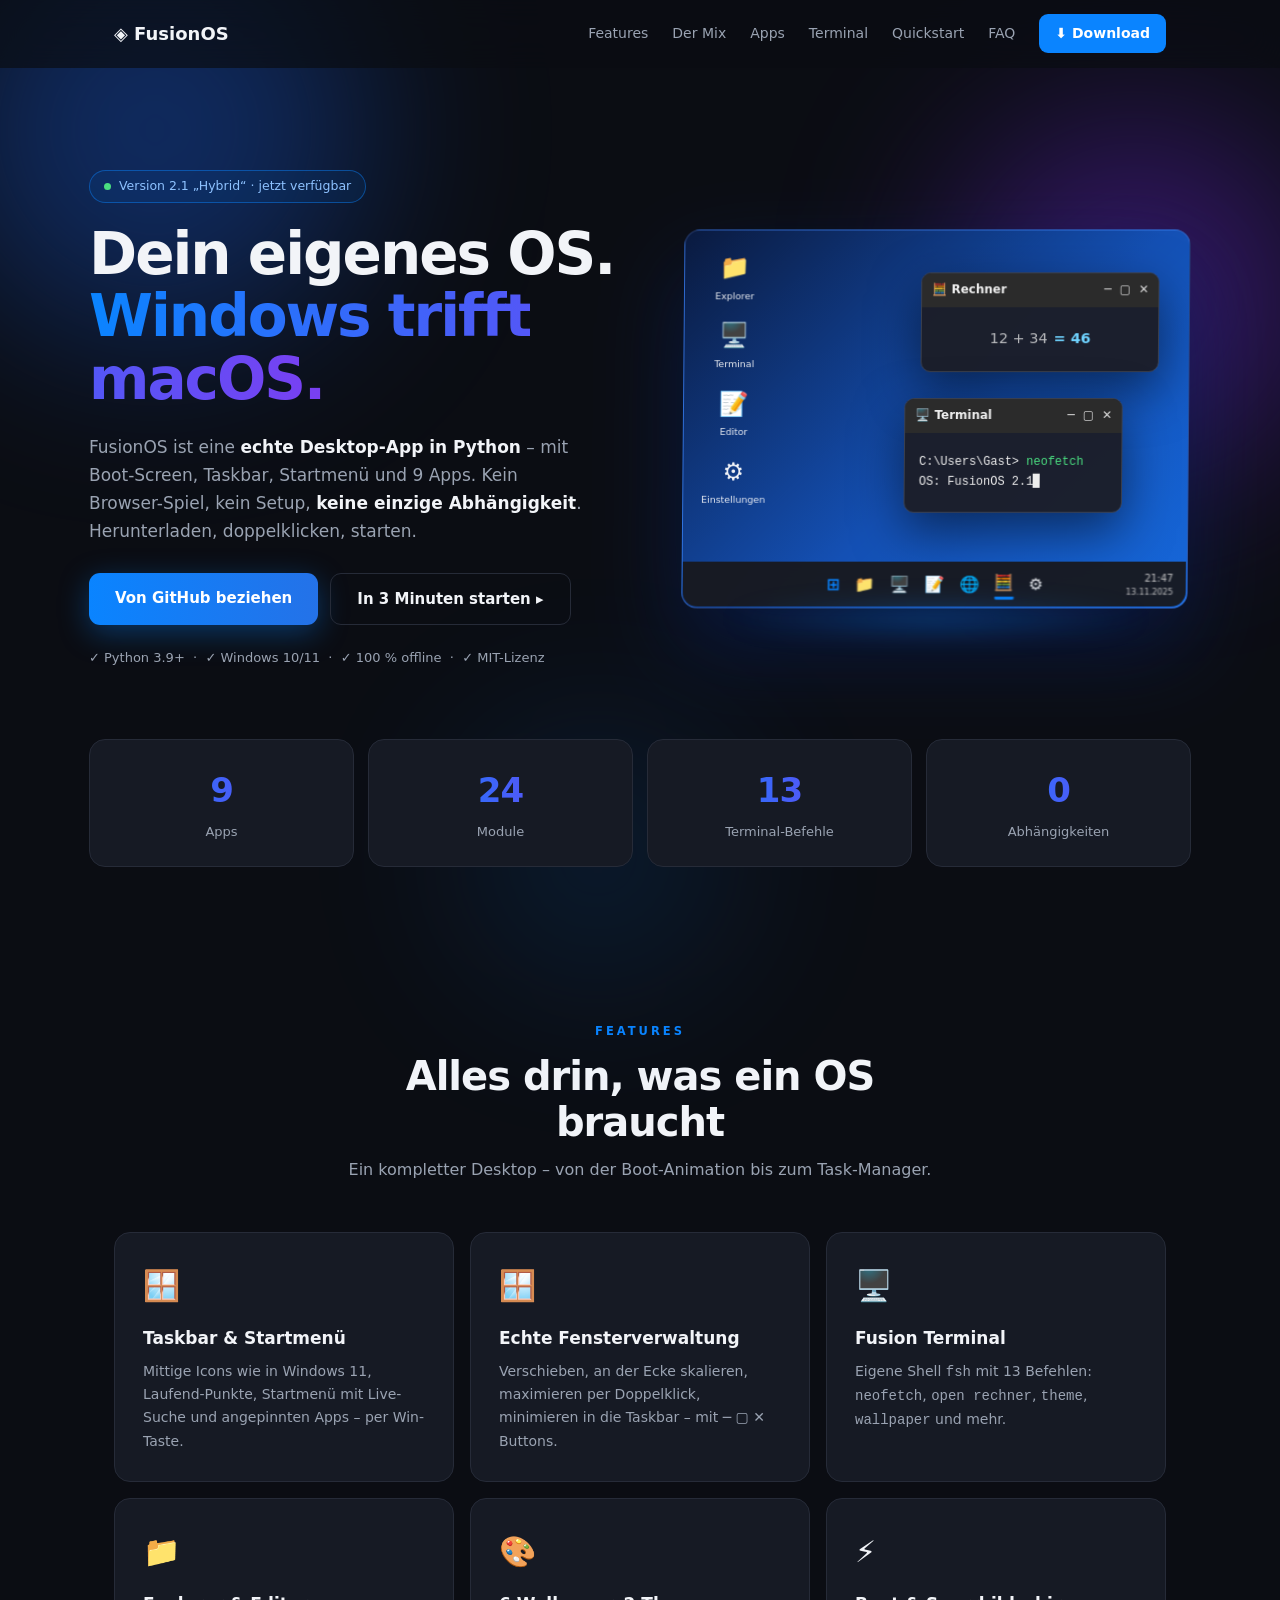
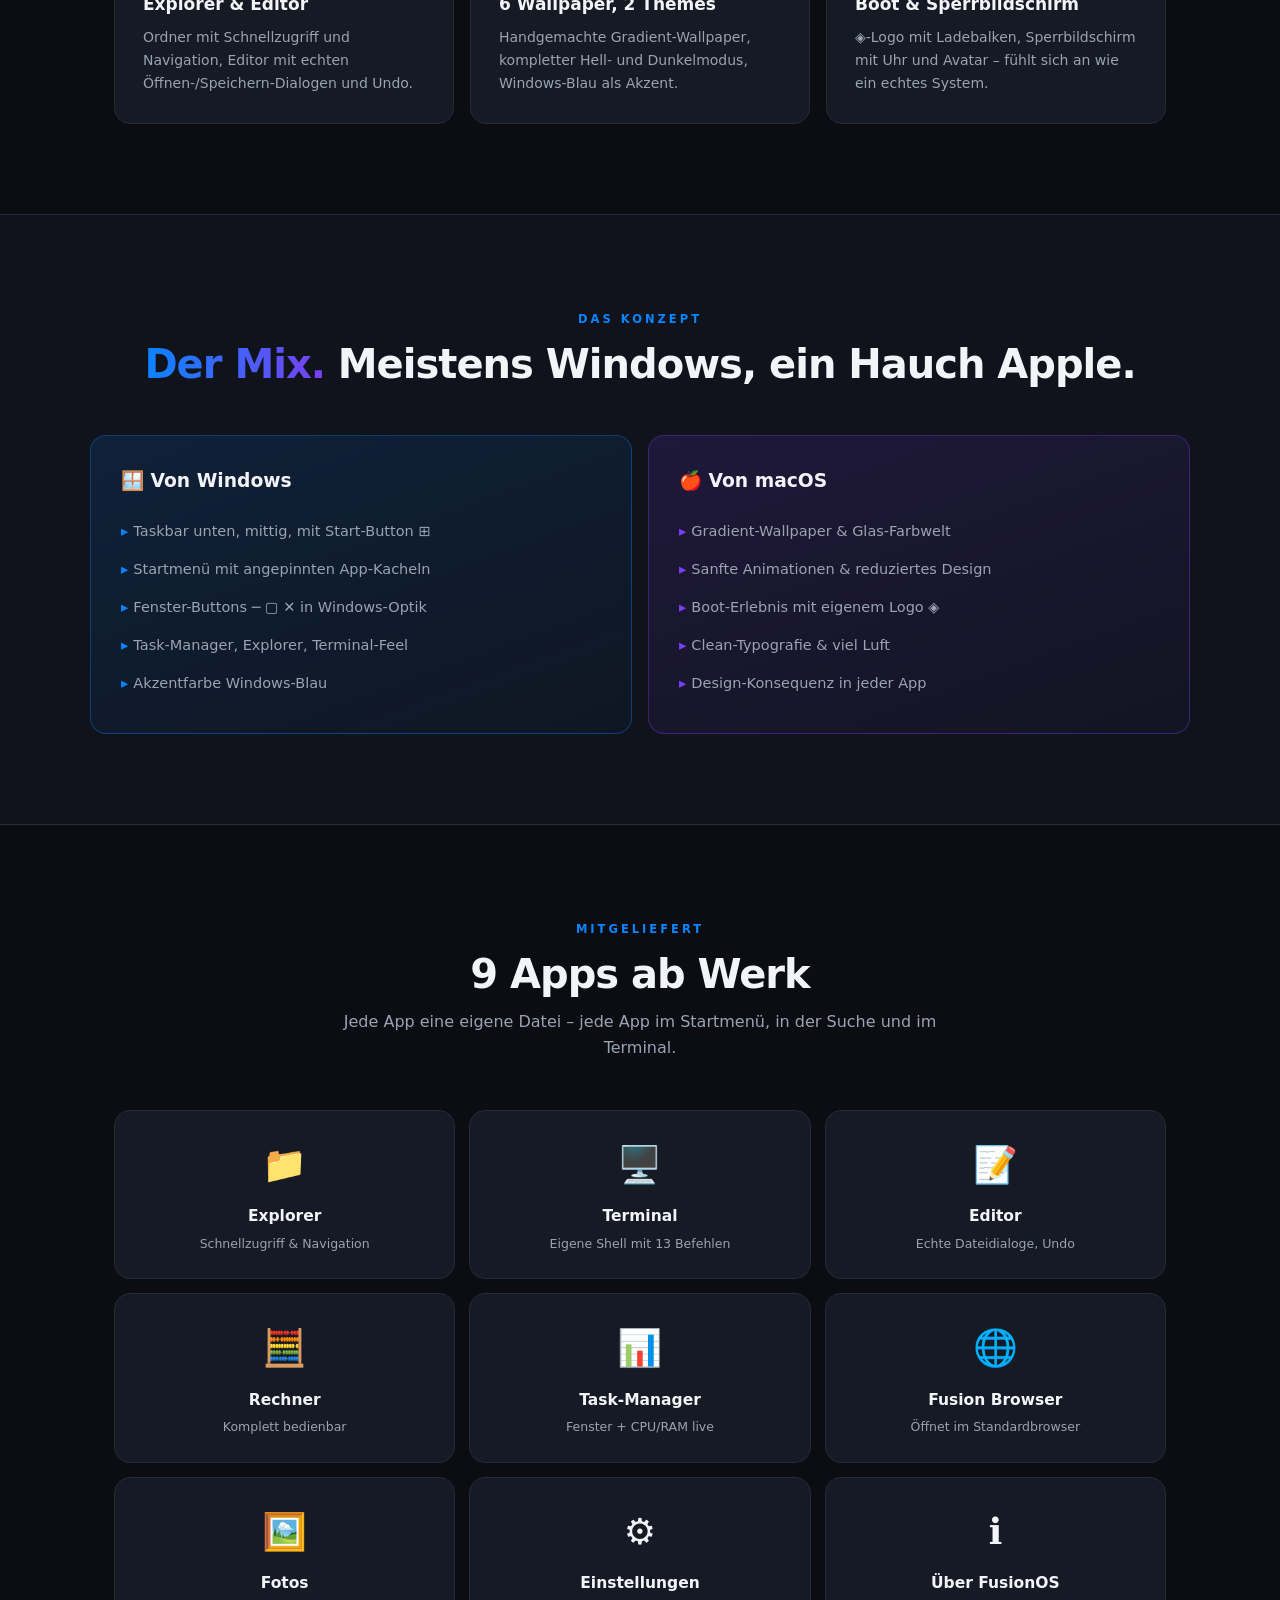
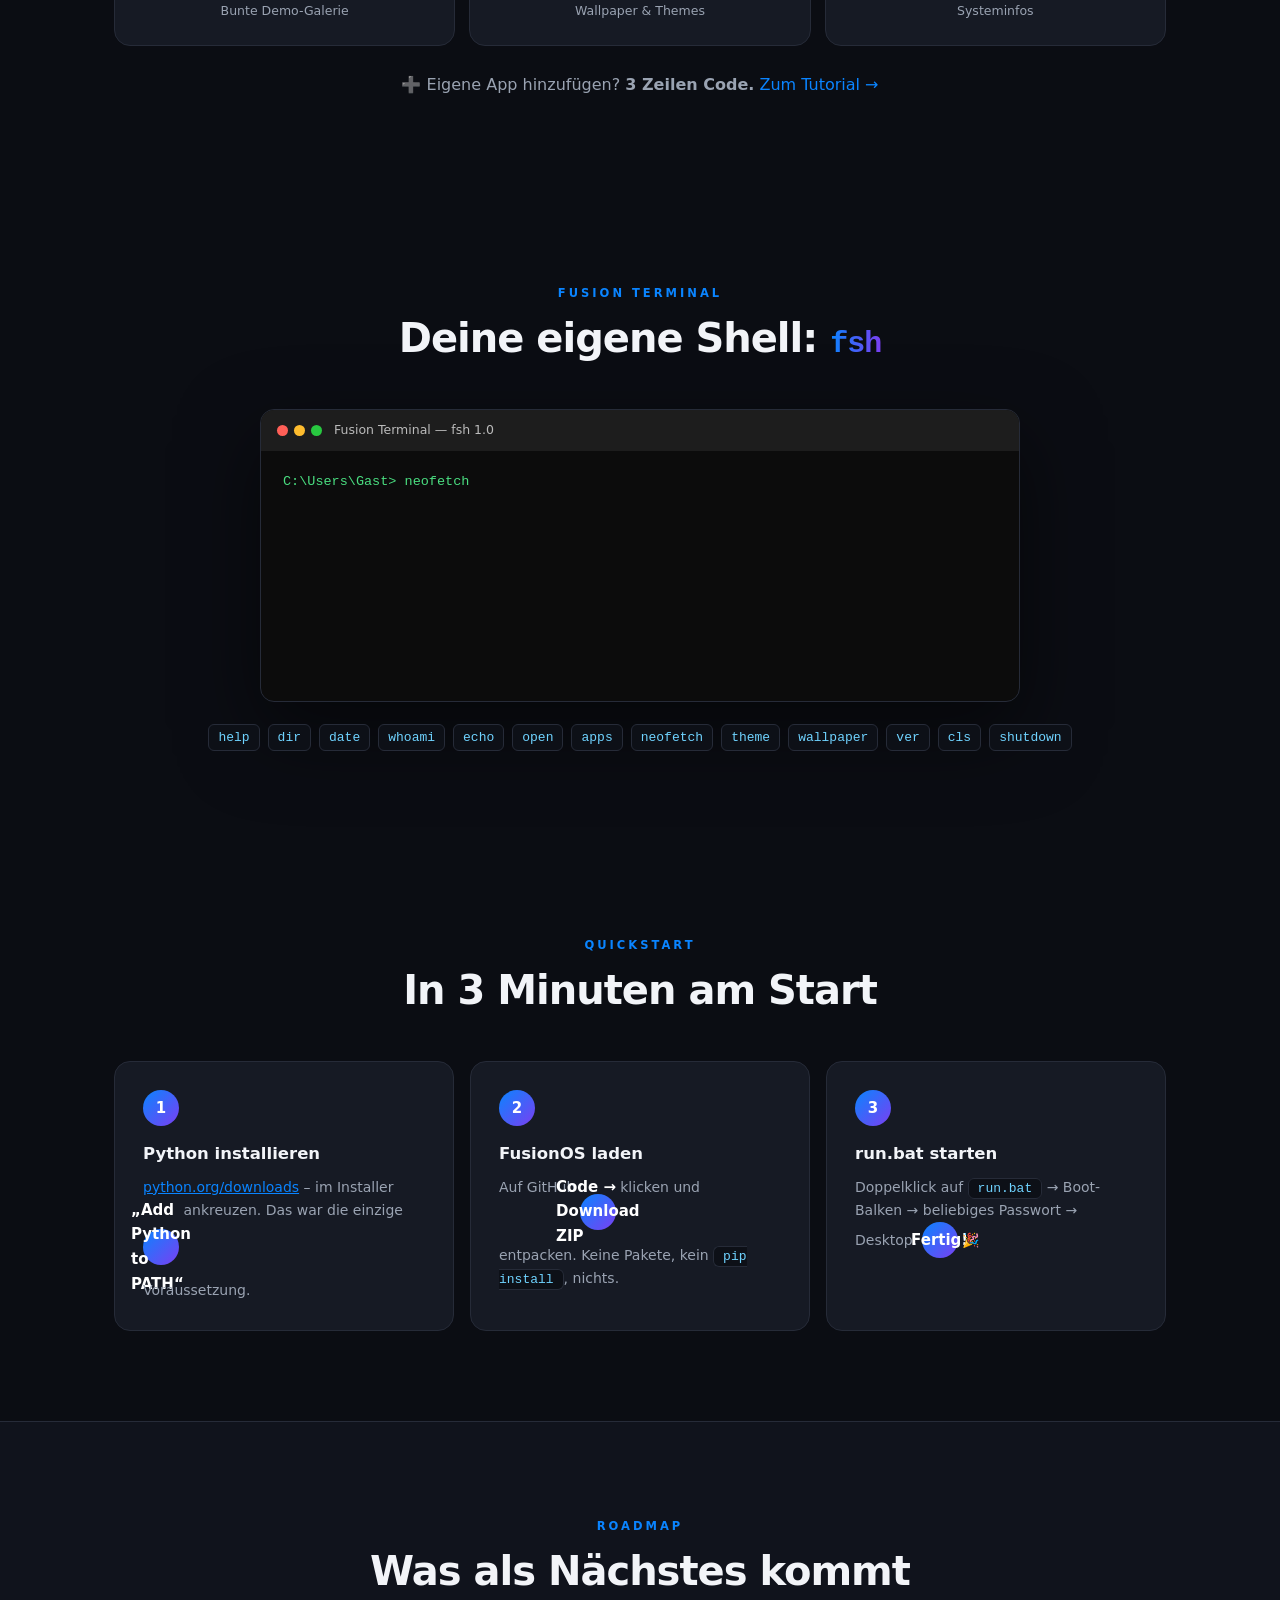
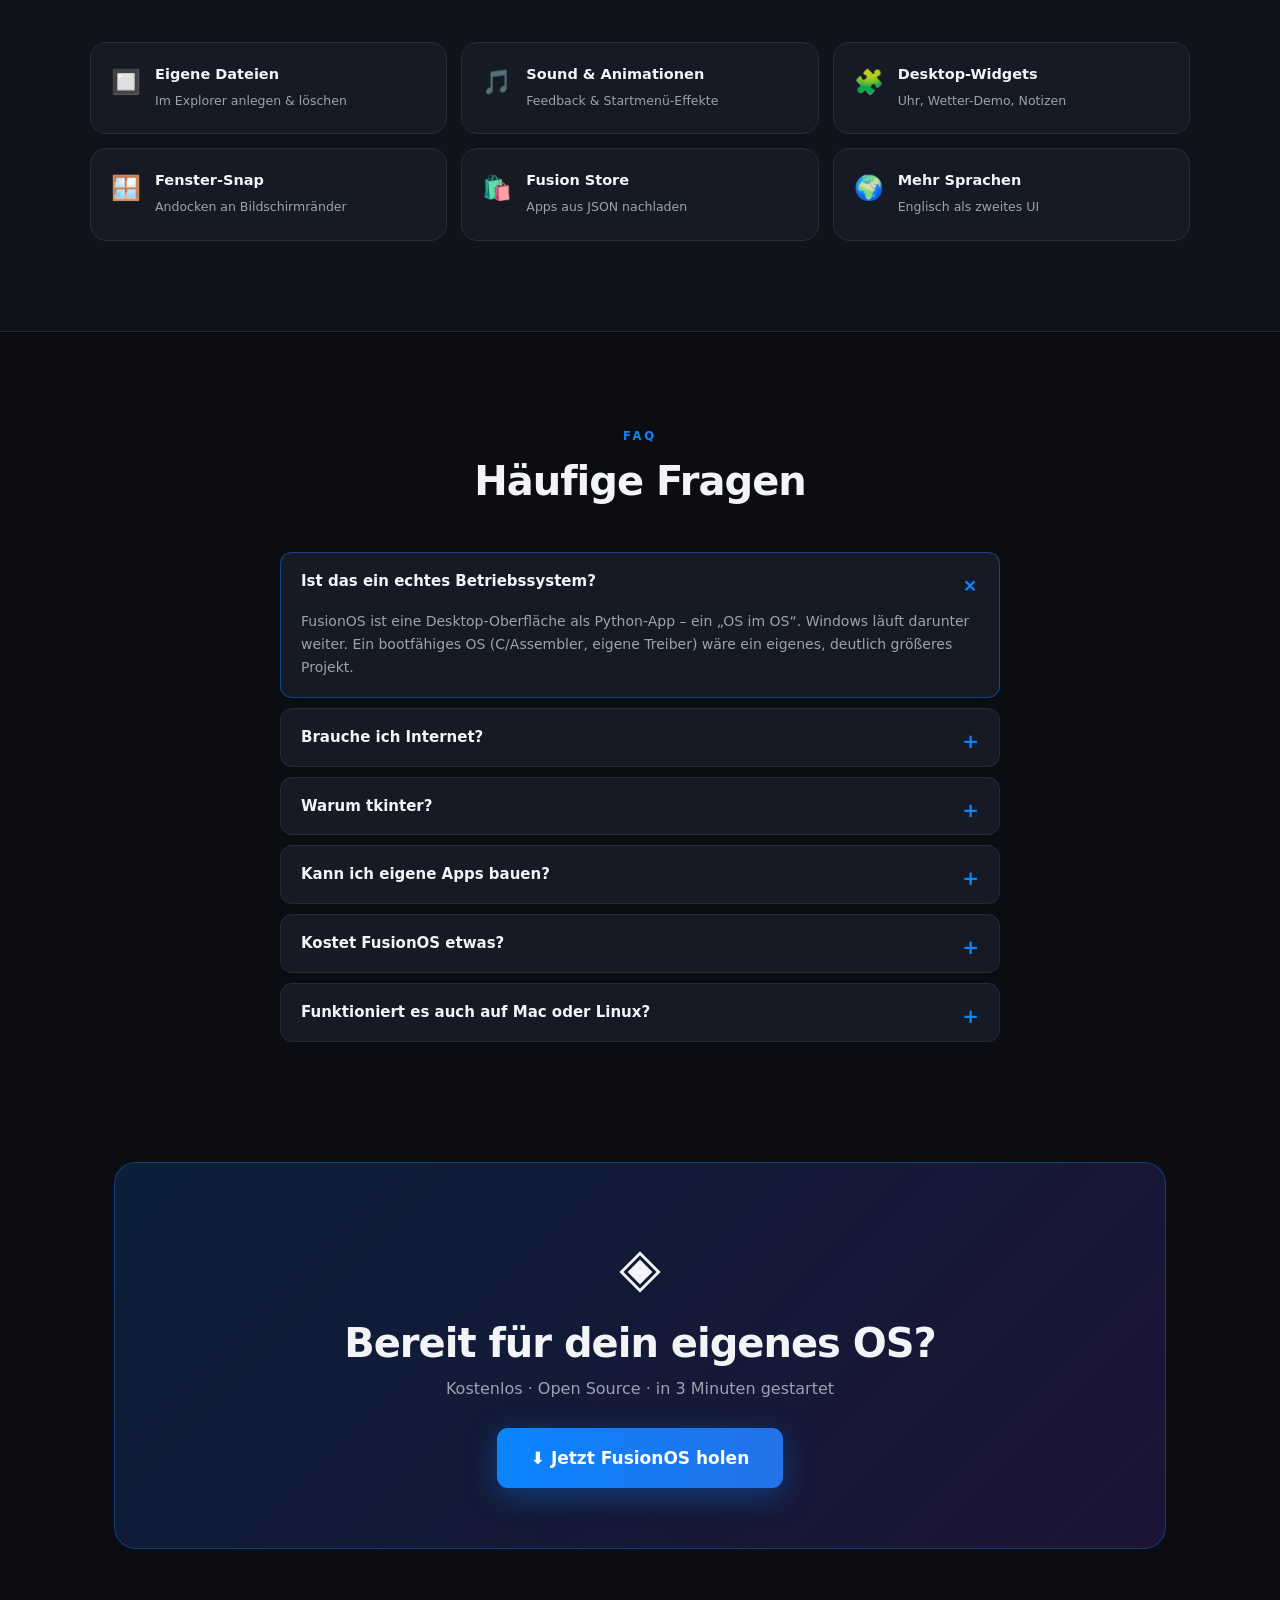
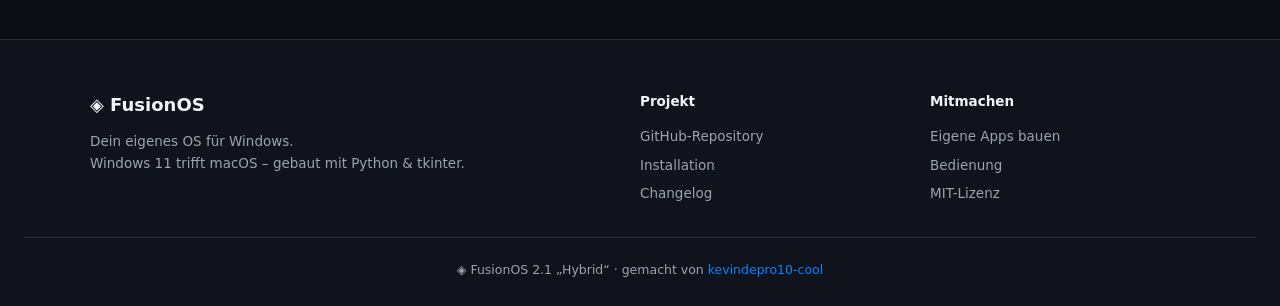
<file: website/index.html>
<!DOCTYPE html>
<html lang="de">
<head>
<meta charset="UTF-8">
<meta name="viewport" content="width=device-width, initial-scale=1.0">
<title>FusionOS – Dein OS. Windows trifft macOS.</title>
<meta name="description" content="FusionOS 2.1 Hybrid – dein eigenes Desktop-OS als Python-App für Windows. Windows 11 trifft macOS. 9 Apps, 0 Abhängigkeiten, Open Source.">
<meta property="og:title" content="FusionOS – Dein OS. Windows trifft macOS.">
<meta property="og:description" content="Echte Desktop-App in Python: Boot-Screen, Taskbar, Startmenü, 9 Apps. Keine Abhängigkeiten.">
<meta property="og:type" content="website">
<link rel="stylesheet" href="style.css">
<link rel="icon" href="data:image/svg+xml,<svg xmlns='http://www.w3.org/2000/svg' viewBox='0 0 100 100'><text y='.9em' font-size='90'>◈</text></svg>">
</head>
<body>

<!-- ================= NAV ================= -->
<nav id="nav">
  <div class="nav-inner">
    <a class="logo" href="#top">◈ FusionOS</a>
    <div class="nav-links" id="nav-links">
      <a href="#features">Features</a>
      <a href="#mix">Der Mix</a>
      <a href="#apps">Apps</a>
      <a href="#terminal">Terminal</a>
      <a href="#start">Quickstart</a>
      <a href="#faq">FAQ</a>
      <a class="nav-cta" href="https://github.com/kevindepro10-cool/FusionOS">⬇ Download</a>
    </div>
    <button class="burger" id="burger" aria-label="Menü"><span></span><span></span><span></span></button>
  </div>
</nav>

<!-- ================= HERO ================= -->
<header class="hero" id="top">
  <div class="orb orb-1"></div>
  <div class="orb orb-2"></div>
  <div class="orb orb-3"></div>
  <div class="hero-grid">
    <div class="hero-text">
      <div class="badge"><span class="badge-dot"></span> Version 2.1 „Hybrid“ · jetzt verfügbar</div>
      <h1>Dein eigenes OS.<br><span class="gradient-text">Windows trifft macOS.</span></h1>
      <p class="sub">FusionOS ist eine <b>echte Desktop-App in Python</b> – mit Boot-Screen,
         Taskbar, Startmenü und 9 Apps. Kein Browser-Spiel, kein Setup,
         <b>keine einzige Abhängigkeit</b>. Herunterladen, doppelklicken, starten.</p>
      <div class="cta-row">
        <a class="cta primary" href="https://github.com/kevindepro10-cool/FusionOS">Von GitHub beziehen</a>
        <a class="cta ghost" href="#start">In 3 Minuten starten ▸</a>
      </div>
      <div class="hero-meta">✓ Python 3.9+ &nbsp;·&nbsp; ✓ Windows 10/11 &nbsp;·&nbsp; ✓ 100 % offline &nbsp;·&nbsp; ✓ MIT-Lizenz</div>
    </div>

    <div class="hero-visual">
      <div class="mock-desktop tilt">
        <div class="mock-icons">
          <span>📁<i>Explorer</i></span><span>🖥️<i>Terminal</i></span><span>📝<i>Editor</i></span><span>⚙️<i>Einstellungen</i></span>
        </div>
        <div class="mock-window mw-1">
          <div class="mock-title"><b>🧮 Rechner</b><span class="mock-btns"><u>─</u><u>▢</u><u class="red">✕</u></span></div>
          <div class="mock-body"><span class="mock-num">12 + 34</span><b class="mock-result">= 46</b></div>
        </div>
        <div class="mock-window mw-2">
          <div class="mock-title"><b>🖥️ Terminal</b><span class="mock-btns"><u>─</u><u>▢</u><u class="red">✕</u></span></div>
          <div class="mock-body mono">C:\Users\Gast&gt; <span class="green">neofetch</span><br>OS: FusionOS 2.1<span class="cursor">▊</span></div>
        </div>
        <div class="mock-taskbar">
          <span class="mock-start">⊞</span>
          <span>📁</span><span>🖥️</span><span>📝</span><span>🌐</span><span class="running">🧮</span><span>⚙️</span>
          <span class="mock-clock">21:47<br><small>13.11.2025</small></span>
        </div>
      </div>
      <div class="mock-shadow"></div>
    </div>
  </div>

  <div class="stats reveal">
    <div class="stat"><b data-count="9">0</b><span>Apps</span></div>
    <div class="stat"><b data-count="24">0</b><span>Module</span></div>
    <div class="stat"><b data-count="13">0</b><span>Terminal-Befehle</span></div>
    <div class="stat"><b>0</b><span>Abhängigkeiten</span></div>
  </div>
</header>

<!-- ================= FEATURES ================= -->
<section id="features">
  <div class="section-head reveal">
    <div class="kicker">FEATURES</div>
    <h2>Alles drin, was ein OS braucht</h2>
    <p>Ein kompletter Desktop – von der Boot-Animation bis zum Task-Manager.</p>
  </div>
  <div class="cards">
    <div class="card reveal"><span>🪟</span><h3>Taskbar & Startmenü</h3><p>Mittige Icons wie in Windows 11, Laufend-Punkte, Startmenü mit Live-Suche und angepinnten Apps – per Win-Taste.</p></div>
    <div class="card reveal"><span>🪟</span><h3>Echte Fensterverwaltung</h3><p>Verschieben, an der Ecke skalieren, maximieren per Doppelklick, minimieren in die Taskbar – mit ─ ▢ ✕ Buttons.</p></div>
    <div class="card reveal"><span>🖥️</span><h3>Fusion Terminal</h3><p>Eigene Shell <code>fsh</code> mit 13 Befehlen: <code>neofetch</code>, <code>open rechner</code>, <code>theme</code>, <code>wallpaper</code> und mehr.</p></div>
    <div class="card reveal"><span>📁</span><h3>Explorer & Editor</h3><p>Ordner mit Schnellzugriff und Navigation, Editor mit echten Öffnen-/Speichern-Dialogen und Undo.</p></div>
    <div class="card reveal"><span>🎨</span><h3>6 Wallpaper, 2 Themes</h3><p>Handgemachte Gradient-Wallpaper, kompletter Hell- und Dunkelmodus, Windows-Blau als Akzent.</p></div>
    <div class="card reveal"><span>⚡</span><h3>Boot & Sperrbildschirm</h3><p>◈-Logo mit Ladebalken, Sperrbildschirm mit Uhr und Avatar – fühlt sich an wie ein echtes System.</p></div>
  </div>
</section>

<!-- ================= MIX ================= -->
<section id="mix" class="mix">
  <div class="section-head reveal">
    <div class="kicker">DAS KONZEPT</div>
    <h2><span class="gradient-text">Der Mix.</span> Meistens Windows, ein Hauch Apple.</h2>
  </div>
  <div class="mix-grid">
    <div class="mix-col win reveal">
      <h3>🪟 Von Windows</h3>
      <ul>
        <li>Taskbar unten, mittig, mit Start-Button ⊞</li>
        <li>Startmenü mit angepinnten App-Kacheln</li>
        <li>Fenster-Buttons ─ ▢ ✕ in Windows-Optik</li>
        <li>Task-Manager, Explorer, Terminal-Feel</li>
        <li>Akzentfarbe Windows-Blau</li>
      </ul>
    </div>
    <div class="mix-col mac reveal">
      <h3>🍎 Von macOS</h3>
      <ul>
        <li>Gradient-Wallpaper & Glas-Farbwelt</li>
        <li>Sanfte Animationen & reduziertes Design</li>
        <li>Boot-Erlebnis mit eigenem Logo ◈</li>
        <li>Clean-Typografie & viel Luft</li>
        <li>Design-Konsequenz in jeder App</li>
      </ul>
    </div>
  </div>
</section>

<!-- ================= APPS ================= -->
<section id="apps">
  <div class="section-head reveal">
    <div class="kicker">MITGELIEFERT</div>
    <h2>9 Apps ab Werk</h2>
    <p>Jede App eine eigene Datei – jede App im Startmenü, in der Suche und im Terminal.</p>
  </div>
  <div class="app-grid">
    <div class="app-tile reveal"><span>📁</span><b>Explorer</b><i>Schnellzugriff & Navigation</i></div>
    <div class="app-tile reveal"><span>🖥️</span><b>Terminal</b><i>Eigene Shell mit 13 Befehlen</i></div>
    <div class="app-tile reveal"><span>📝</span><b>Editor</b><i>Echte Dateidialoge, Undo</i></div>
    <div class="app-tile reveal"><span>🧮</span><b>Rechner</b><i>Komplett bedienbar</i></div>
    <div class="app-tile reveal"><span>📊</span><b>Task-Manager</b><i>Fenster + CPU/RAM live</i></div>
    <div class="app-tile reveal"><span>🌐</span><b>Fusion Browser</b><i>Öffnet im Standardbrowser</i></div>
    <div class="app-tile reveal"><span>🖼️</span><b>Fotos</b><i>Bunte Demo-Galerie</i></div>
    <div class="app-tile reveal"><span>⚙️</span><b>Einstellungen</b><i>Wallpaper & Themes</i></div>
    <div class="app-tile reveal"><span>ℹ️</span><b>Über FusionOS</b><i>Systeminfos</i></div>
  </div>
  <p class="app-note reveal">➕ Eigene App hinzufügen? <b>3 Zeilen Code.</b> <a href="https://github.com/kevindepro10-cool/FusionOS/blob/main/docs/APPS_ENTWICKELN.md">Zum Tutorial →</a></p>
</section>

<!-- ================= TERMINAL ================= -->
<section id="terminal" class="terminal-section">
  <div class="section-head reveal">
    <div class="kicker">FUSION TERMINAL</div>
    <h2>Deine eigene Shell: <code class="big-code">fsh</code></h2>
  </div>
  <div class="terminal-demo reveal">
    <div class="td-title"><span class="td-dots"><i></i><i></i><i></i></span> Fusion Terminal — fsh 1.0</div>
    <pre id="term-out"></pre>
  </div>
  <div class="term-commands reveal">
    <code>help</code><code>dir</code><code>date</code><code>whoami</code><code>echo</code><code>open</code><code>apps</code><code>neofetch</code><code>theme</code><code>wallpaper</code><code>ver</code><code>cls</code><code>shutdown</code>
  </div>
</section>

<!-- ================= QUICKSTART ================= -->
<section id="start">
  <div class="section-head reveal">
    <div class="kicker">QUICKSTART</div>
    <h2>In 3 Minuten am Start</h2>
  </div>
  <div class="steps">
    <div class="step reveal"><b>1</b><h3>Python installieren</h3><p><a href="https://www.python.org/downloads/">python.org/downloads</a> – im Installer <b>„Add Python to PATH“</b> ankreuzen. Das war die einzige Voraussetzung.</p></div>
    <div class="step reveal"><b>2</b><h3>FusionOS laden</h3><p>Auf GitHub <b>Code → Download ZIP</b> klicken und entpacken. Keine Pakete, kein <code>pip install</code>, nichts.</p></div>
    <div class="step reveal"><b>3</b><h3>run.bat starten</h3><p>Doppelklick auf <code>run.bat</code> → Boot-Balken → beliebiges Passwort → Desktop. <b>Fertig!</b> 🎉</p></div>
  </div>
</section>

<!-- ================= ROADMAP ================= -->
<section id="roadmap" class="mix">
  <div class="section-head reveal">
    <div class="kicker">ROADMAP</div>
    <h2>Was als Nächstes kommt</h2>
  </div>
  <div class="roadmap-grid">
    <div class="road-item reveal"><span>🔲</span><div><b>Eigene Dateien</b><i>Im Explorer anlegen & löschen</i></div></div>
    <div class="road-item reveal"><span>🎵</span><div><b>Sound & Animationen</b><i>Feedback & Startmenü-Effekte</i></div></div>
    <div class="road-item reveal"><span>🧩</span><div><b>Desktop-Widgets</b><i>Uhr, Wetter-Demo, Notizen</i></div></div>
    <div class="road-item reveal"><span>🪟</span><div><b>Fenster-Snap</b><i>Andocken an Bildschirmränder</i></div></div>
    <div class="road-item reveal"><span>🛍️</span><div><b>Fusion Store</b><i>Apps aus JSON nachladen</i></div></div>
    <div class="road-item reveal"><span>🌍</span><div><b>Mehr Sprachen</b><i>Englisch als zweites UI</i></div></div>
  </div>
</section>

<!-- ================= FAQ ================= -->
<section id="faq">
  <div class="section-head reveal">
    <div class="kicker">FAQ</div>
    <h2>Häufige Fragen</h2>
  </div>
  <div class="faq-list reveal">
    <details open>
      <summary>Ist das ein echtes Betriebssystem?</summary>
      <p>FusionOS ist eine Desktop-Oberfläche als Python-App – ein „OS im OS“. Windows läuft darunter weiter. Ein bootfähiges OS (C/Assembler, eigene Treiber) wäre ein eigenes, deutlich größeres Projekt.</p>
    </details>
    <details>
      <summary>Brauche ich Internet?</summary>
      <p>Nein. FusionOS läuft zu 100 % offline. Nur der Fusion Browser öffnet natürlich echte Webseiten – in deinem Standardbrowser.</p>
    </details>
    <details>
      <summary>Warum tkinter?</summary>
      <p>Weil es in Python eingebaut ist. Dadurch startet FusionOS <b>ohne eine einzige pip-Installation</b>: Python haben, run.bat doppelklicken, fertig. Andere Frameworks bräuchten ein Setup.</p>
    </details>
    <details>
      <summary>Kann ich eigene Apps bauen?</summary>
      <p>Ja – und es ist absichtlich leicht: eine Datei in <code>fusionos/apps/</code>, eine <code>build()</code>-Funktion, ein Eintrag in der Registry. Die App erscheint automatisch im Startmenü, in der Suche und im Terminal. <a href="https://github.com/kevindepro10-cool/FusionOS/blob/main/docs/APPS_ENTWICKELN.md">Tutorial ansehen →</a></p>
    </details>
    <details>
      <summary>Kostet FusionOS etwas?</summary>
      <p>Nein. FusionOS ist komplett kostenlos und steht unter der <a href="https://github.com/kevindepro10-cool/FusionOS/blob/main/LICENSE">MIT-Lizenz</a> – du darfst es nutzen, verändern und weitergeben.</p>
    </details>
    <details>
      <summary>Funktioniert es auch auf Mac oder Linux?</summary>
      <p>Technisch ja (<code>python3 main.py</code>) – gestylt ist es aber für Windows (Segoe-UI-Schrift, Windows-Optik). Auf anderen Systemen sieht es leicht anders aus.</p>
    </details>
  </div>
</section>

<!-- ================= CTA ================= -->
<section class="cta-banner reveal">
  <div class="cta-inner">
    <div class="cta-logo">◈</div>
    <h2>Bereit für dein eigenes OS?</h2>
    <p>Kostenlos · Open Source · in 3 Minuten gestartet</p>
    <a class="cta primary big" href="https://github.com/kevindepro10-cool/FusionOS">⬇ Jetzt FusionOS holen</a>
  </div>
</section>

<!-- ================= FOOTER ================= -->
<footer>
  <div class="footer-grid">
    <div>
      <div class="logo" style="margin-bottom:10px">◈ FusionOS</div>
      <p>Dein eigenes OS für Windows.<br>Windows 11 trifft macOS – gebaut mit Python & tkinter.</p>
    </div>
    <div>
      <b>Projekt</b>
      <a href="https://github.com/kevindepro10-cool/FusionOS">GitHub-Repository</a>
      <a href="https://github.com/kevindepro10-cool/FusionOS/blob/main/docs/INSTALLATION.md">Installation</a>
      <a href="https://github.com/kevindepro10-cool/FusionOS/blob/main/docs/CHANGELOG.md">Changelog</a>
    </div>
    <div>
      <b>Mitmachen</b>
      <a href="https://github.com/kevindepro10-cool/FusionOS/blob/main/docs/APPS_ENTWICKELN.md">Eigene Apps bauen</a>
      <a href="https://github.com/kevindepro10-cool/FusionOS/blob/main/docs/BEDIENUNG.md">Bedienung</a>
      <a href="https://github.com/kevindepro10-cool/FusionOS/blob/main/LICENSE">MIT-Lizenz</a>
    </div>
  </div>
  <div class="footer-bottom">◈ FusionOS 2.1 „Hybrid“ · gemacht von <a href="https://github.com/kevindepro10-cool">kevindepro10-cool</a></div>
</footer>

<script src="script.js"></script>
</body>
</html>
</file>
<file: website/style.css>
/* FusionOS – Vorstell-Webseite (2.0) */

:root {
  --accent: #0a84ff;
  --accent2: #7a3ff2;
  --bg: #0b0d13;
  --panel: #10131c;
  --card: #161a24;
  --text: #f2f4f8;
  --dim: #9aa3b2;
  --border: #262b38;
  --radius: 16px;
}

* { margin: 0; padding: 0; box-sizing: border-box; }
html { scroll-behavior: smooth; scroll-padding-top: 80px; }

body {
  font-family: "Segoe UI", system-ui, sans-serif;
  background: var(--bg);
  color: var(--text);
  line-height: 1.65;
  overflow-x: hidden;
}

::selection { background: var(--accent); color: #fff; }

h2 { font-size: clamp(28px, 4vw, 40px); letter-spacing: -1px; line-height: 1.15; }
.gradient-text {
  background: linear-gradient(90deg, var(--accent), var(--accent2));
  -webkit-background-clip: text; background-clip: text; color: transparent;
}

section { max-width: 1100px; margin: 0 auto; padding: 90px 24px; }

.section-head { text-align: center; max-width: 640px; margin: 0 auto 48px; }
.kicker {
  display: inline-block; font-size: 11.5px; font-weight: 700; letter-spacing: 3px;
  color: var(--accent); margin-bottom: 12px;
}
.section-head p { color: var(--dim); margin-top: 12px; font-size: 16px; }

/* ---------- Scroll-Reveal ---------- */
.reveal { opacity: 0; transform: translateY(26px); transition: opacity 0.6s ease, transform 0.6s ease; }
.reveal.visible { opacity: 1; transform: none; }

/* ---------- Nav ---------- */
nav {
  position: fixed; top: 0; left: 0; right: 0; z-index: 100;
  background: rgba(11, 13, 19, 0.7); backdrop-filter: blur(16px);
  border-bottom: 1px solid transparent; transition: border-color 0.3s, background 0.3s;
}
nav.scrolled { border-bottom-color: var(--border); background: rgba(11, 13, 19, 0.88); }
.nav-inner {
  max-width: 1100px; margin: 0 auto; padding: 14px 24px;
  display: flex; align-items: center; justify-content: space-between;
}
.logo { font-weight: 700; font-size: 18px; color: var(--text); text-decoration: none; }
.nav-links { display: flex; gap: 24px; align-items: center; }
.nav-links a { color: var(--dim); text-decoration: none; font-size: 14px; transition: color 0.15s; }
.nav-links a:hover { color: var(--text); }
.nav-cta {
  background: var(--accent); color: #fff !important;
  padding: 8px 16px; border-radius: 9px; font-weight: 600;
}
.nav-cta:hover { filter: brightness(1.15); }
.burger { display: none; background: none; border: none; cursor: pointer; padding: 6px; }
.burger span { display: block; width: 22px; height: 2px; background: var(--text); margin: 5px 0; border-radius: 2px; }

/* ---------- Hero ---------- */
.hero { position: relative; padding: 170px 24px 60px; max-width: 1150px; margin: 0 auto; overflow: visible; }
.orb { position: absolute; border-radius: 50%; filter: blur(90px); opacity: 0.5; pointer-events: none; animation: drift 12s ease-in-out infinite alternate; }
.orb-1 { width: 420px; height: 420px; background: #1447a8; top: -80px; left: -120px; }
.orb-2 { width: 360px; height: 360px; background: #5b21b6; top: 120px; right: -100px; animation-delay: -4s; }
.orb-3 { width: 260px; height: 260px; background: #0a84ff44; bottom: -60px; left: 35%; animation-delay: -8s; }
@keyframes drift { from { transform: translate(0, 0) scale(1); } to { transform: translate(40px, -30px) scale(1.12); } }

.hero-grid { display: grid; grid-template-columns: 1.05fr 1fr; gap: 56px; align-items: center; position: relative; }
.badge {
  display: inline-flex; align-items: center; gap: 8px; font-size: 12.5px; color: #8ec2ff;
  border: 1px solid rgba(10, 132, 255, 0.45); background: rgba(10, 132, 255, 0.08);
  border-radius: 999px; padding: 5px 14px; margin-bottom: 20px;
}
.badge-dot { width: 7px; height: 7px; border-radius: 50%; background: #4ade80; animation: pulse 2s infinite; }
@keyframes pulse { 0%, 100% { box-shadow: 0 0 0 0 rgba(74, 222, 128, 0.5); } 50% { box-shadow: 0 0 0 6px rgba(74, 222, 128, 0); } }
.hero h1 { font-size: clamp(38px, 5.5vw, 58px); line-height: 1.08; letter-spacing: -2px; }
.sub { color: var(--dim); margin: 22px 0 28px; font-size: 17px; max-width: 500px; }
.sub b { color: var(--text); }
.cta-row { display: flex; gap: 12px; flex-wrap: wrap; }
.cta { padding: 13px 26px; border-radius: 11px; text-decoration: none; font-weight: 600; font-size: 15px; transition: transform 0.15s, filter 0.15s; display: inline-block; }
.cta:hover { transform: translateY(-2px); }
.cta.primary { background: linear-gradient(90deg, var(--accent), #2472e8); color: #fff; box-shadow: 0 8px 30px rgba(10, 132, 255, 0.35); }
.cta.primary:hover { filter: brightness(1.12); }
.cta.ghost { border: 1px solid var(--border); color: var(--text); }
.cta.ghost:hover { background: var(--card); }
.cta.big { font-size: 17px; padding: 16px 34px; }
.hero-meta { margin-top: 22px; color: var(--dim); font-size: 13px; }

/* ---------- Hero-Mockup ---------- */
.hero-visual { position: relative; }
.mock-shadow { position: absolute; inset: auto 8% -30px 8%; height: 40px; background: radial-gradient(ellipse, rgba(10, 132, 255, 0.35), transparent 70%); filter: blur(12px); }
.mock-desktop {
  position: relative; height: 380px; border-radius: 16px; overflow: hidden;
  background: linear-gradient(135deg, #0a1a3f 0%, #1450b4 55%, #1668dc 100%);
  border: 1px solid rgba(120, 160, 255, 0.25);
  box-shadow: 0 40px 90px rgba(6, 30, 90, 0.6);
}
.tilt { animation: float 7s ease-in-out infinite; transform: rotateY(-7deg) rotateX(4deg); transition: transform 0.4s; }
.mock-desktop:hover { transform: rotateY(0) rotateX(0) scale(1.015); }
@keyframes float { 0%, 100% { transform: rotateY(-7deg) rotateX(4deg) translateY(0); } 50% { transform: rotateY(-4deg) rotateX(2deg) translateY(-10px); } }
.mock-icons { position: absolute; top: 18px; left: 18px; display: flex; flex-direction: column; gap: 13px; }
.mock-icons span { font-size: 24px; text-align: center; }
.mock-icons i { display: block; font-style: normal; font-size: 9.5px; color: #fff; opacity: 0.9; }
.mock-window {
  position: absolute; width: 240px;
  background: rgba(28, 30, 40, 0.96); border: 1px solid #3a3f4d; border-radius: 10px;
  box-shadow: 0 18px 50px rgba(0, 0, 0, 0.5); overflow: hidden;
}
.mw-1 { top: 42px; right: 30px; }
.mw-2 { top: 168px; right: 66px; width: 220px; }
.mock-title { display: flex; justify-content: space-between; align-items: center; background: #2b2b2b; padding: 7px 10px; font-size: 12px; }
.mock-title b { font-weight: 600; color: #eee; }
.mock-btns u { text-decoration: none; margin-left: 8px; color: #ddd; cursor: pointer; }
.mock-btns .red:hover { color: #ff5f57; }
.mock-body { padding: 20px 14px; color: #eee; font-size: 14.5px; text-align: center; }
.mock-body.mono { font-family: Consolas, monospace; font-size: 12px; text-align: left; }
.mock-num { opacity: 0.75; margin-right: 6px; }
.mock-result { color: #6fd3ff; }
.green { color: #4ade80; }
.mock-taskbar {
  position: absolute; bottom: 0; left: 0; right: 0; height: 46px;
  background: rgba(24, 24, 28, 0.94); backdrop-filter: blur(8px);
  display: flex; align-items: center; justify-content: center; gap: 15px; font-size: 16px;
}
.mock-start { color: var(--accent); font-weight: 700; }
.mock-taskbar .running { border-bottom: 3px solid var(--accent); border-radius: 2px; }
.mock-clock { position: absolute; right: 14px; font-size: 10px; color: #ccc; text-align: right; line-height: 1.3; }
.cursor { animation: blink 1s steps(1) infinite; }
@keyframes blink { 50% { opacity: 0; } }

/* ---------- Stats ---------- */
.stats {
  position: relative; margin-top: 70px;
  display: grid; grid-template-columns: repeat(4, 1fr); gap: 14px;
}
.stat {
  background: var(--card); border: 1px solid var(--border); border-radius: var(--radius);
  padding: 22px; text-align: center;
}
.stat b { display: block; font-size: 34px; letter-spacing: -1px; background: linear-gradient(90deg, var(--accent), var(--accent2)); -webkit-background-clip: text; background-clip: text; color: transparent; }
.stat span { color: var(--dim); font-size: 13px; }

/* ---------- Features ---------- */
.cards { display: grid; grid-template-columns: repeat(3, 1fr); gap: 16px; }
.card {
  background: var(--card); border: 1px solid var(--border); border-radius: var(--radius);
  padding: 28px; transition: transform 0.2s, border-color 0.2s, box-shadow 0.2s;
}
.card:hover { transform: translateY(-5px); border-color: rgba(10, 132, 255, 0.55); box-shadow: 0 16px 40px rgba(10, 132, 255, 0.12); }
.card span { font-size: 30px; }
.card h3 { margin: 14px 0 8px; font-size: 17px; }
.card p { color: var(--dim); font-size: 14px; }

/* ---------- Mix / Roadmap-Basis ---------- */
.mix { background: var(--panel); border-block: 1px solid var(--border); max-width: none; }
.mix > * { max-width: 1100px; margin-left: auto; margin-right: auto; }
.mix-grid { display: grid; grid-template-columns: 1fr 1fr; gap: 16px; }
.mix-col { border-radius: var(--radius); padding: 30px; }
.mix-col.win { background: linear-gradient(160deg, rgba(10, 132, 255, 0.13), rgba(10, 132, 255, 0.03)); border: 1px solid rgba(10, 132, 255, 0.35); }
.mix-col.mac { background: linear-gradient(160deg, rgba(122, 63, 242, 0.14), rgba(122, 63, 242, 0.03)); border: 1px solid rgba(122, 63, 242, 0.35); }
.mix-col h3 { margin-bottom: 16px; }
.mix-col ul { list-style: none; }
.mix-col li { padding: 7px 0; color: var(--dim); font-size: 14.5px; }
.mix-col li::before { content: "▸ "; color: var(--accent); font-weight: 700; }
.mix-col.mac li::before { color: var(--accent2); }

/* ---------- Apps ---------- */
.app-grid { display: grid; grid-template-columns: repeat(3, 1fr); gap: 14px; }
.app-tile {
  background: var(--card); border: 1px solid var(--border); border-radius: var(--radius);
  padding: 24px; text-align: center; transition: transform 0.2s, border-color 0.2s;
}
.app-tile:hover { transform: translateY(-4px) scale(1.02); border-color: rgba(122, 63, 242, 0.6); }
.app-tile span { font-size: 36px; display: block; margin-bottom: 10px; }
.app-tile b { display: block; font-size: 15.5px; }
.app-tile i { display: block; font-style: normal; color: var(--dim); font-size: 12.5px; margin-top: 4px; }
.app-note { text-align: center; margin-top: 26px; color: var(--dim); }
.app-note a { color: var(--accent); text-decoration: none; }
.app-note a:hover { text-decoration: underline; }

/* ---------- Terminal ---------- */
.terminal-section { padding-top: 90px; }
.big-code {
  font-size: 30px; background: linear-gradient(90deg, var(--accent), var(--accent2));
  -webkit-background-clip: text; background-clip: text; color: transparent;
}
.terminal-demo {
  background: #0c0c0c; border: 1px solid var(--border); border-radius: 14px;
  overflow: hidden; max-width: 760px; margin: 0 auto;
  box-shadow: 0 30px 80px rgba(0, 0, 0, 0.5);
}
.td-title { background: #1d1d1d; padding: 10px 16px; font-size: 12.5px; color: #bbb; display: flex; align-items: center; gap: 12px; }
.td-dots { display: inline-flex; gap: 6px; }
.td-dots i { width: 11px; height: 11px; border-radius: 50%; }
.td-dots i:nth-child(1) { background: #ff5f57; }
.td-dots i:nth-child(2) { background: #febc2e; }
.td-dots i:nth-child(3) { background: #28c840; }
.terminal-demo pre {
  padding: 20px 22px; font-family: Consolas, monospace; font-size: 13.5px;
  color: #ccc; line-height: 1.6; overflow-x: auto; min-height: 250px; white-space: pre-wrap;
}
.term-commands { text-align: center; margin-top: 22px; display: flex; flex-wrap: wrap; gap: 8px; justify-content: center; }
.term-commands code, .step code, .faq-list code {
  background: #0d1017; border: 1px solid var(--border); border-radius: 6px;
  padding: 2px 9px; font-family: Consolas, monospace; font-size: 13px; color: #6fd3ff;
}
.term-commands code:hover { border-color: var(--accent); cursor: default; }

/* ---------- Quickstart ---------- */
.steps { display: grid; grid-template-columns: repeat(3, 1fr); gap: 16px; }
.step { background: var(--card); border: 1px solid var(--border); border-radius: var(--radius); padding: 28px; transition: transform 0.2s, border-color 0.2s; }
.step:hover { transform: translateY(-4px); border-color: rgba(10, 132, 255, 0.5); }
.step b {
  display: inline-flex; width: 36px; height: 36px; border-radius: 50%;
  background: linear-gradient(135deg, var(--accent), var(--accent2)); color: #fff;
  align-items: center; justify-content: center; font-size: 15px; margin-bottom: 14px;
}
.step h3 { font-size: 16.5px; margin-bottom: 8px; }
.step p { color: var(--dim); font-size: 14px; }
.step a { color: var(--accent); }

/* ---------- Roadmap ---------- */
.roadmap-grid { display: grid; grid-template-columns: repeat(3, 1fr); gap: 14px; }
.road-item {
  display: flex; gap: 14px; align-items: flex-start;
  background: var(--card); border: 1px solid var(--border); border-radius: var(--radius);
  padding: 20px; transition: border-color 0.2s, transform 0.2s;
}
.road-item:hover { border-color: rgba(10, 132, 255, 0.5); transform: translateY(-3px); }
.road-item span { font-size: 24px; }
.road-item b { display: block; font-size: 14.5px; }
.road-item i { font-style: normal; color: var(--dim); font-size: 12.5px; }

/* ---------- FAQ ---------- */
.faq-list { max-width: 720px; margin: 0 auto; }
details {
  background: var(--card); border: 1px solid var(--border); border-radius: 12px;
  margin-bottom: 10px; overflow: hidden;
}
details[open] { border-color: rgba(10, 132, 255, 0.45); }
summary {
  cursor: pointer; padding: 16px 20px; font-weight: 600; font-size: 15px;
  list-style: none; position: relative; user-select: none;
}
summary::-webkit-details-marker { display: none; }
summary::after { content: "+"; position: absolute; right: 20px; color: var(--accent); font-size: 20px; transition: transform 0.2s; }
details[open] summary::after { transform: rotate(45deg); }
details p { padding: 0 20px 18px; color: var(--dim); font-size: 14px; }
details a { color: var(--accent); }

/* ---------- CTA-Banner ---------- */
.cta-banner { padding-top: 20px; }
.cta-inner {
  text-align: center; border-radius: 22px; padding: 60px 30px;
  background: linear-gradient(135deg, rgba(10, 132, 255, 0.16), rgba(122, 63, 242, 0.16));
  border: 1px solid rgba(10, 132, 255, 0.35);
}
.cta-logo { font-size: 54px; margin-bottom: 8px; }
.cta-inner p { color: var(--dim); margin: 10px 0 26px; }

/* ---------- Footer ---------- */
footer { border-top: 1px solid var(--border); padding: 50px 24px 26px; background: var(--panel); }
.footer-grid {
  max-width: 1100px; margin: 0 auto 30px;
  display: grid; grid-template-columns: 2fr 1fr 1fr; gap: 30px;
}
.footer-grid p { color: var(--dim); font-size: 13.5px; }
.footer-grid b { display: block; margin-bottom: 10px; font-size: 13.5px; }
.footer-grid a { display: block; color: var(--dim); text-decoration: none; font-size: 13.5px; padding: 3px 0; }
.footer-grid a:hover { color: var(--accent); }
.footer-bottom { text-align: center; color: var(--dim); font-size: 12.5px; padding-top: 22px; border-top: 1px solid var(--border); }
.footer-bottom a { color: var(--accent); text-decoration: none; }

/* ---------- Responsive ---------- */
@media (max-width: 920px) {
  .hero { padding-top: 130px; }
  .hero-grid { grid-template-columns: 1fr; }
  .cards, .steps, .app-grid, .roadmap-grid { grid-template-columns: 1fr 1fr; }
  .stats { grid-template-columns: repeat(2, 1fr); }
  .mix-grid, .footer-grid { grid-template-columns: 1fr; }
  .burger { display: block; }
  .nav-links {
    display: none; position: absolute; top: 100%; left: 0; right: 0;
    flex-direction: column; background: var(--panel); border-bottom: 1px solid var(--border);
    padding: 18px 24px; gap: 14px; align-items: flex-start;
  }
  .nav-links.open { display: flex; }
}
@media (max-width: 560px) {
  .cards, .steps, .app-grid, .roadmap-grid { grid-template-columns: 1fr; }
  .mw-2 { display: none; }
}
</file>
